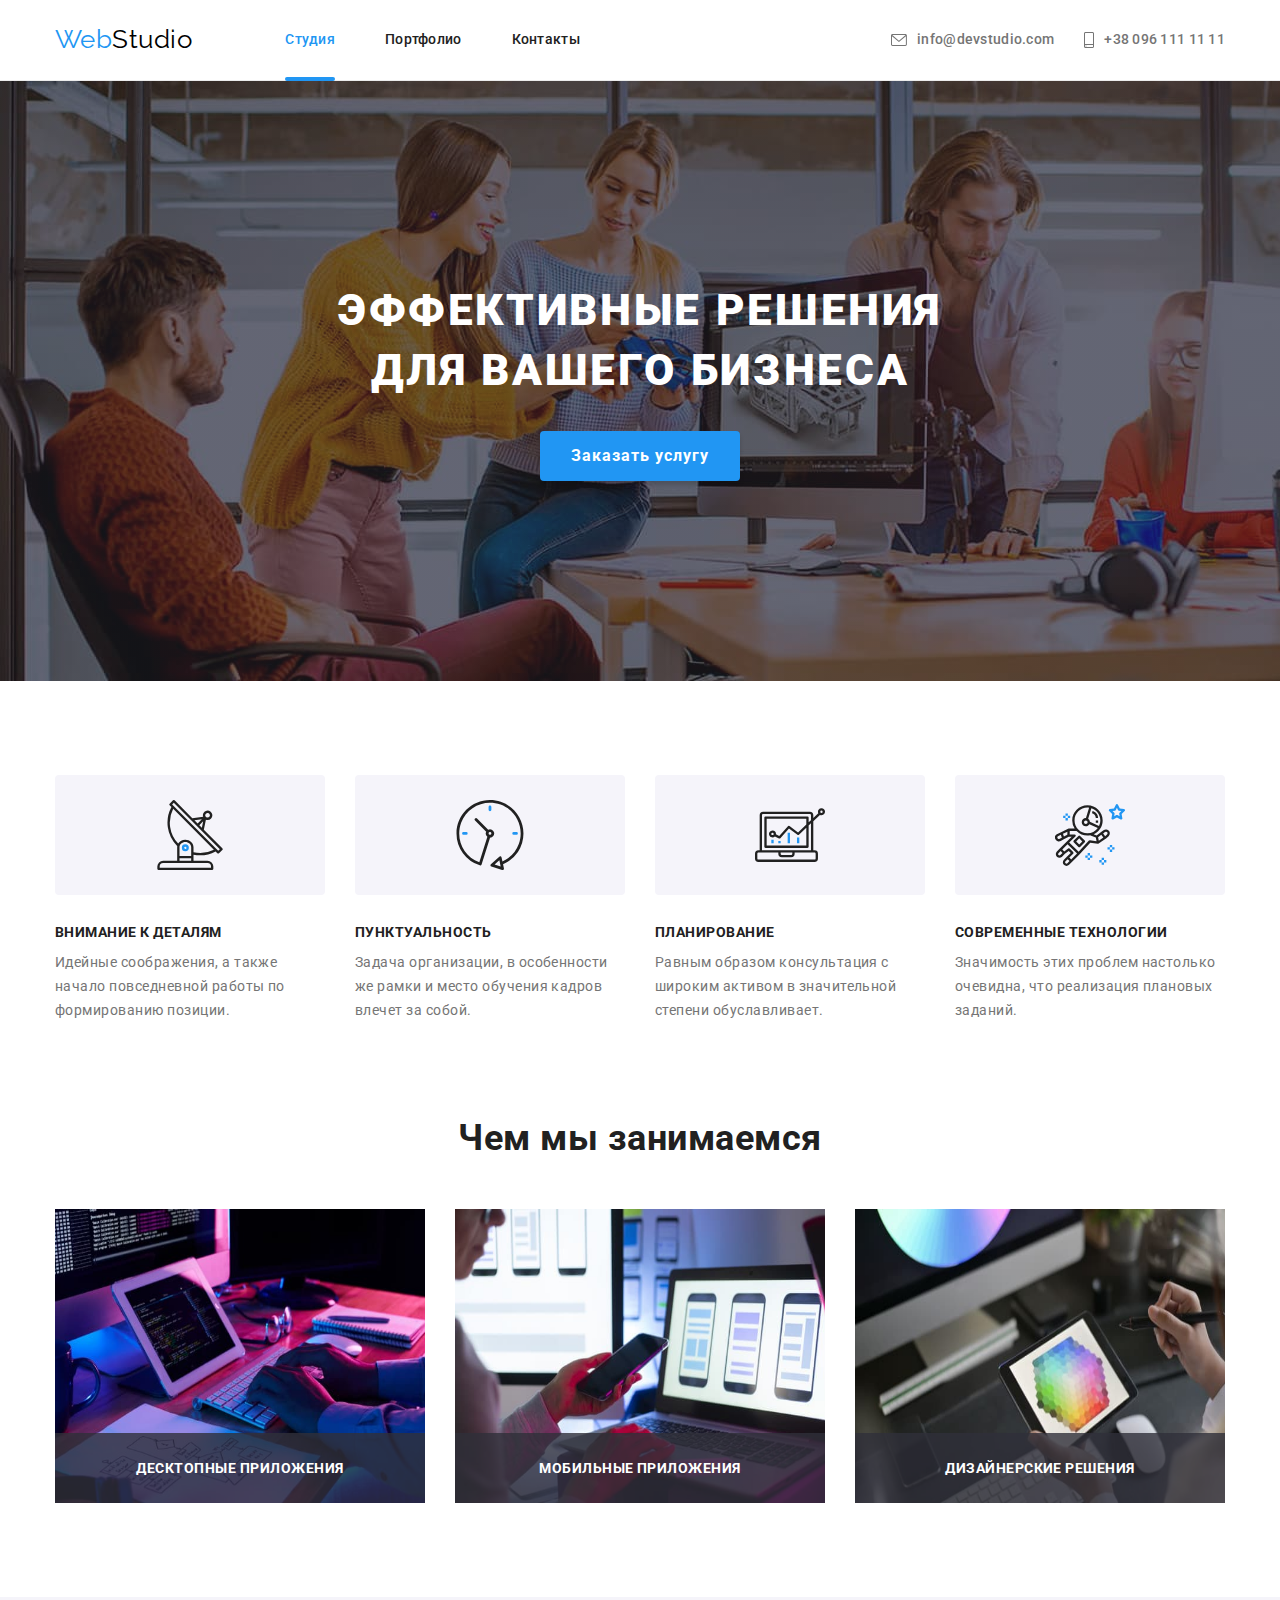
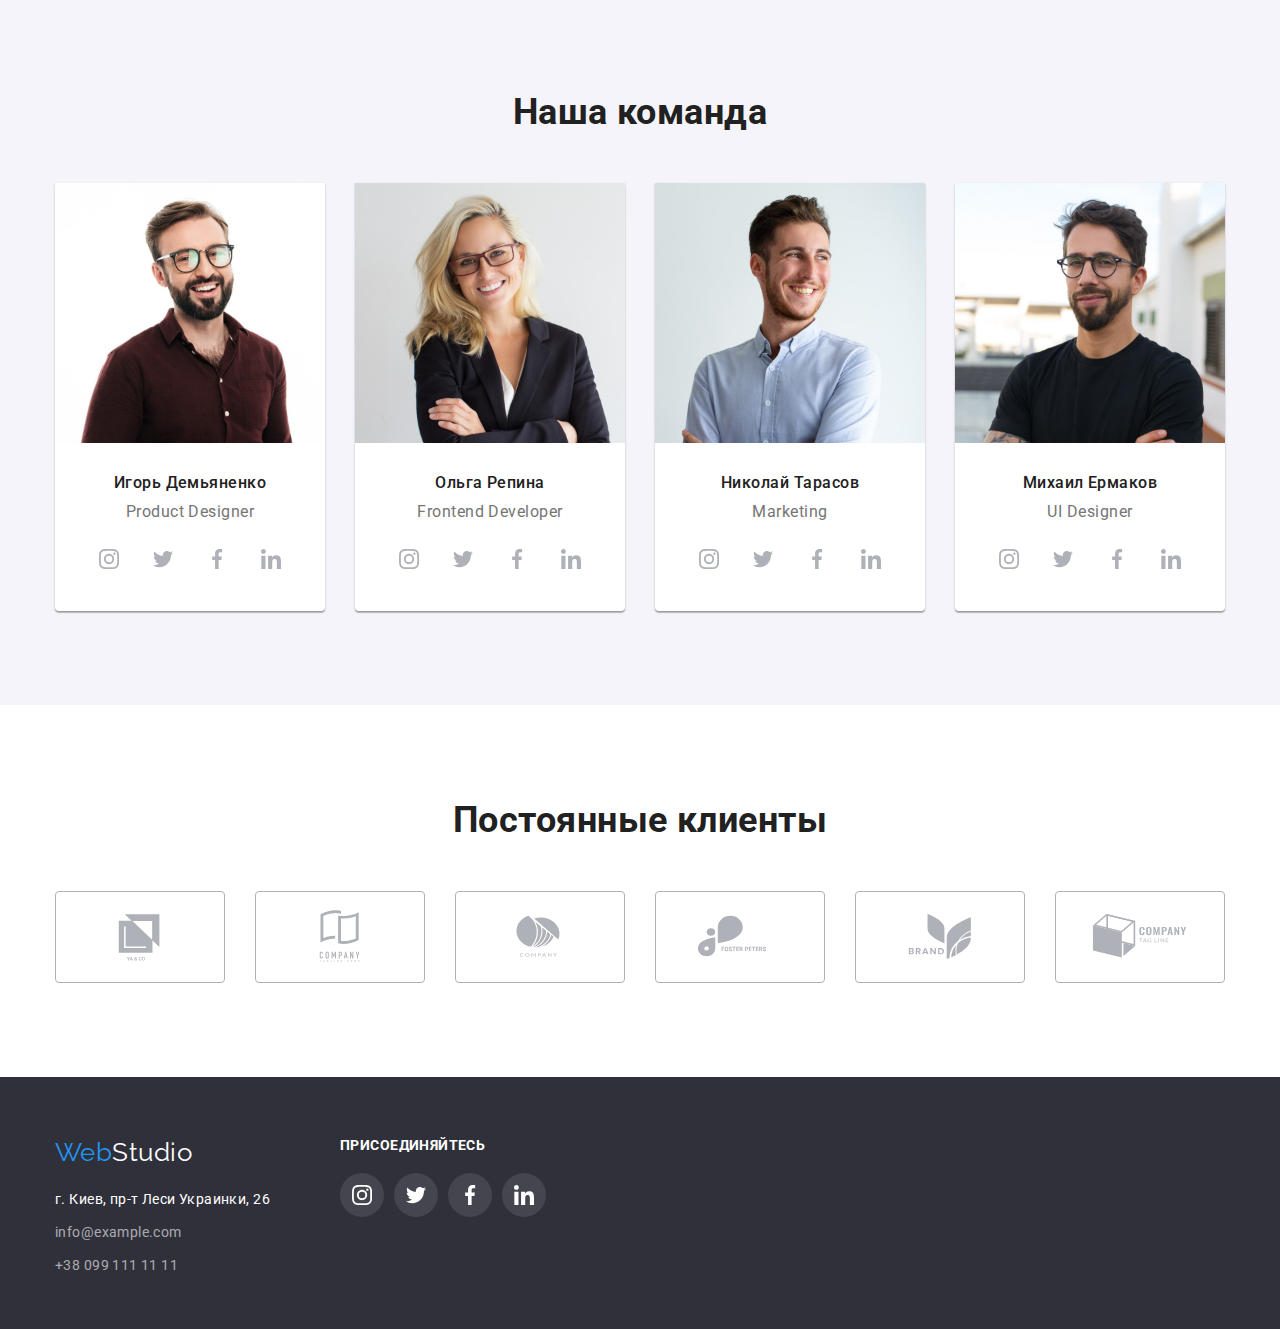
<file: index.html>
<!DOCTYPE html>
<html lang="ru">
	<head>
		<meta charset="UTF-8" />
		<meta http-equiv="X-UA-Compatible" content="IE=edge" />
		<meta name="viewport" content="width=device-width, initial-scale=1.0" />
		<title>Студия</title>
		<link
			href="https://fonts.googleapis.com/css2?family=Raleway:wght@700&family=Roboto:wght@400;500;700;900&display=swap"
			rel="stylesheet"
		/>
		<link
			rel="stylesheet"
			href="https://cdnjs.cloudflare.com/ajax/libs/modern-normalize/1.1.0/modern-normalize.min.css"
		/>
		<link rel="stylesheet" href="./css/styles.css" />
	</head>
	<body>
		<!-- Header -->
		<header class="header">
			<div class="container header-container">
				<div class="header-logo">
					<a href="./" class="logo">
						<span class="logo-web">Web</span>
						<span>Studio</span>
					</a>
				</div>
				<nav class="header-nav">
					<ul class="site-nav">
						<li class="link site-nav-current">
							<a href="./">Студия</a>
						</li>
						<li class="link">
							<a href="./portfolio.html">Портфолио</a>
						</li>
						<li class="link">
							<a href="">Контакты</a>
						</li>
					</ul>
				</nav>
				<div class="auth-nav">
					<a href="mailto:info@devstudio.com">
						<svg class="auth-nav-svg" width="16" height="12">
							<use href="./images/icons.svg#icon-envelope"></use>
						</svg>
						info@devstudio.com
					</a>
					<a href="tel:+380961111111">
						<svg class="auth-nav-svg" width="10" height="16">
							<use href="./images/icons.svg#icon-smartphone"></use>
						</svg>
						+38 096 111 11 11
					</a>
				</div>
			</div>
		</header>
		<!-- Main -->
		<main>
			<!-- Герой -->
			<section class="hero">
				<div class="container">
					<h1 class="hero-title">Эффективные решения для вашего бизнеса</h1>
					<button class="hero-button" type="button" data-modal-open>Заказать услугу</button>
				</div>
			</section>
			<!-- Особенности -->
			<section class="features section">
				<div class="container">
					<h2 class="features-none">Особенности</h2>
					<ul class="features-list">
						<li class="features-item">
							<div class="features-item-svg">
								<svg width="70" height="70">
									<use href="./images/icons.svg#icon-antenna"></use>
								</svg>
							</div>
							<h3 class="features-title">Внимание к деталям</h3>
							<p class="features-text">
								Идейные соображения, а также начало повседневной работы по формированию позиции.
							</p>
						</li>
						<li class="features-item">
							<div class="features-item-svg">
								<svg width="70" height="70">
									<use href="./images/icons.svg#icon-clock"></use>
								</svg>
							</div>

							<h3 class="features-title">Пунктуальность</h3>
							<p class="features-text">
								Задача организации, в особенности же рамки и место обучения кадров влечет за собой.
							</p>
						</li>
						<li class="features-item">
							<div class="features-item-svg">
								<svg width="70" height="70">
									<use href="./images/icons.svg#icon-diagram"></use>
								</svg>
							</div>
							<h3 class="features-title">Планирование</h3>
							<p class="features-text">
								Равным образом консультация с широким активом в значительной степени обуславливает.
							</p>
						</li>
						<li class="features-item">
							<div class="features-item-svg">
								<svg width="70" height="70">
									<use href="./images/icons.svg#icon-astronaut"></use>
								</svg>
							</div>
							<h3 class="features-title">Современные технологии</h3>
							<p class="features-text">Значимость этих проблем настолько очевидна, что реализация плановых заданий.</p>
						</li>
					</ul>
				</div>
			</section>

			<!-- Чем мы занимаемся -->
			<section class="work">
				<div class="container">
					<h2 class="section-title">Чем мы занимаемся</h2>
					<ul class="work-list">
						<li class="work-thumb">
							<img src="./images/box1.jpg" width="370" height="294" alt="box1" />
							<div class="work-description">
								<p class="work-text">Десктопные приложения</p>
							</div>
						</li>
						<li class="work-thumb">
							<img src="./images/box2.jpg" width="370" height="294" alt="box2" />
							<div class="work-description">
								<p class="work-text">Мобильные приложения</p>
							</div>
						</li>
						<li class="work-thumb">
							<img src="./images/box3.jpg" width="370" height="294" alt="box3" />
							<div class="work-description">
								<p class="work-text">Дизайнерские решения</p>
							</div>
						</li>
					</ul>
				</div>
			</section>

			<!-- Наша команда -->
			<section class="team-section section">
				<div class="container">
					<h2 class="section-title">Наша команда</h2>
					<ul class="team-list">
						<li class="team-card">
							<img src="./images/teamcard1.jpg" width="270" alt="teamcard1" />
							<div class="team-text">
								<h3 class="team-name">Игорь Демьяненко</h3>
								<p class="team-position">Product Designer</p>
								<ul class="team-socials">
									<li>
										<a class="team-socials-icon" href="">
											<svg class="team-socials-svg" width="20" height="20">
												<use href="./images/icons.svg#icon-instagram"></use>
											</svg>
										</a>
									</li>
									<li>
										<a class="team-socials-icon" href="">
											<svg class="team-socials-svg" width="20" height="20">
												<use href="./images/icons.svg#icon-twitter"></use>
											</svg>
										</a>
									</li>
									<li>
										<a class="team-socials-icon" href="">
											<svg class="team-socials-svg" width="20" height="20">
												<use href="./images/icons.svg#icon-facebook"></use>
											</svg>
										</a>
									</li>
									<li>
										<a class="team-socials-icon" href="">
											<svg class="team-socials-svg" width="20" height="20">
												<use href="./images/icons.svg#icon-linkedin"></use>
											</svg>
										</a>
									</li>
								</ul>
							</div>
						</li>
						<li class="team-card">
							<img src="./images/teamcard2.jpg" width="270" alt="teamcard2" />
							<div class="team-text">
								<h3 class="team-name">Ольга Репина</h3>
								<p class="team-position">Frontend Developer</p>
								<ul class="team-socials">
									<li>
										<a class="team-socials-icon" href="">
											<svg class="team-socials-svg" width="20" height="20">
												<use href="./images/icons.svg#icon-instagram"></use>
											</svg>
										</a>
									</li>
									<li>
										<a class="team-socials-icon" href="">
											<svg class="team-socials-svg" width="20" height="20">
												<use href="./images/icons.svg#icon-twitter"></use>
											</svg>
										</a>
									</li>
									<li>
										<a class="team-socials-icon" href="">
											<svg class="team-socials-svg" width="20" height="20">
												<use href="./images/icons.svg#icon-facebook"></use>
											</svg>
										</a>
									</li>
									<li>
										<a class="team-socials-icon" href="">
											<svg class="team-socials-svg" width="20" height="20">
												<use href="./images/icons.svg#icon-linkedin"></use>
											</svg>
										</a>
									</li>
								</ul>
							</div>
						</li>
						<li class="team-card">
							<img src="./images/teamcard3.jpg" width="270" alt="teamcard3" />
							<div class="team-text">
								<h3 class="team-name">Николай Тарасов</h3>
								<p class="team-position">Marketing</p>
								<ul class="team-socials">
									<li>
										<a class="team-socials-icon" href="">
											<svg class="team-socials-svg" width="20" height="20">
												<use href="./images/icons.svg#icon-instagram"></use>
											</svg>
										</a>
									</li>
									<li>
										<a class="team-socials-icon" href="">
											<svg class="team-socials-svg" width="20" height="20">
												<use href="./images/icons.svg#icon-twitter"></use>
											</svg>
										</a>
									</li>
									<li>
										<a class="team-socials-icon" href="">
											<svg class="team-socials-svg" width="20" height="20">
												<use href="./images/icons.svg#icon-facebook"></use>
											</svg>
										</a>
									</li>
									<li>
										<a class="team-socials-icon" href="">
											<svg class="team-socials-svg" width="20" height="20">
												<use href="./images/icons.svg#icon-linkedin"></use>
											</svg>
										</a>
									</li>
								</ul>
							</div>
						</li>
						<li class="team-card">
							<img src="./images/teamcard4.jpg" width="270" alt="teamcard4" />
							<div class="team-text">
								<h3 class="team-name">Михаил Ермаков</h3>
								<p class="team-position">UI Designer</p>
								<ul class="team-socials">
									<li>
										<a class="team-socials-icon" href="">
											<svg class="team-socials-svg" width="20" height="20">
												<use href="./images/icons.svg#icon-instagram"></use>
											</svg>
										</a>
									</li>
									<li>
										<a class="team-socials-icon" href="">
											<svg class="team-socials-svg" width="20" height="20">
												<use href="./images/icons.svg#icon-twitter"></use>
											</svg>
										</a>
									</li>
									<li>
										<a class="team-socials-icon" href="">
											<svg class="team-socials-svg" width="20" height="20">
												<use href="./images/icons.svg#icon-facebook"></use>
											</svg>
										</a>
									</li>
									<li>
										<a class="team-socials-icon" href="">
											<svg class="team-socials-svg" width="20" height="20">
												<use href="./images/icons.svg#icon-linkedin"></use>
											</svg>
										</a>
									</li>
								</ul>
							</div>
						</li>
					</ul>
				</div>
			</section>

			<!-- Постоянные клиенты -->
			<section class="clients section">
				<div class="container">
					<h2 class="section-title">Постоянные клиенты</h2>
					<ul class="clients-list">
						<li>
							<a class="clients-item" href="">
								<svg class="clients-icon" width="106" height="60">
									<use href="./images/icons.svg#icon-logo1"></use>
								</svg>
							</a>
						</li>
						<li>
							<a class="clients-item" href="">
								<svg class="clients-icon" width="106" height="60">
									<use href="./images/icons.svg#icon-logo2"></use>
								</svg>
							</a>
						</li>
						<li>
							<a class="clients-item" href="">
								<svg class="clients-icon" width="106" height="60">
									<use href="./images/icons.svg#icon-logo3"></use>
								</svg>
							</a>
						</li>
						<li>
							<a class="clients-item" href="">
								<svg class="clients-icon" width="106" height="60">
									<use href="./images/icons.svg#icon-logo4"></use>
								</svg>
							</a>
						</li>
						<li>
							<a class="clients-item" href="">
								<svg class="clients-icon" width="106" height="60">
									<use href="./images/icons.svg#icon-logo5"></use>
								</svg>
							</a>
						</li>
						<li>
							<a class="clients-item" href="">
								<svg class="clients-icon" width="106" height="60">
									<use href="./images/icons.svg#icon-logo6"></use>
								</svg>
							</a>
						</li>
					</ul>
				</div>
			</section>
		</main>

		<!-- Footer -->
		<footer class="footer">
			<div class="footer-container container">
				<div class="footer-logo">
					<a href="./" class="logo-footer">
						<span class="logo-web">Web</span>
						Studio
					</a>
					<address class="address">
						<ul>
							<li class="footer-list">
								<a
									class="footer-address"
									href="https://www.google.com/maps/place/бул.+Леси+Украинки,+26,+Киев,+02000/@50.4265807,30.5383858,17z/data=!3m1!4b1!4m5!3m4!1s0x40d4cf0e033ecbe9:0x57a4dffefec77da0!8m2!3d50.4265807!4d30.5383858"
									target="_blank"
									rel="noopener noreferrer"
								>
									г. Киев, пр-т Леси Украинки, 26
								</a>
							</li>
							<li class="footer-mail">
								<a class="footer-contacts" href="mailto:info@example.com">info@example.com</a>
							</li>
							<li class="footer-tel">
								<a class="footer-contacts" href="tel:+380991111111">+38 099 111 11 11</a>
							</li>
						</ul>
					</address>
				</div>

				<!-- Footer socials -->
				<div class="fsocials">
					<h2>Присоединяйтесь</h2>
					<ul class="fsocials-list">
						<li>
							<a class="fsocials-item" href="">
								<svg class="fsocials-icon" width="20" height="20">
									<use href="./images/icons.svg#icon-instagram"></use>
								</svg>
							</a>
						</li>
						<li>
							<a class="fsocials-item" href="">
								<svg class="fsocials-icon" width="20" height="20">
									<use href="./images/icons.svg#icon-twitter"></use>
								</svg>
							</a>
						</li>
						<li>
							<a class="fsocials-item" href="">
								<svg class="fsocials-icon" width="20" height="20">
									<use href="./images/icons.svg#icon-facebook"></use>
								</svg>
							</a>
						</li>
						<li>
							<a class="fsocials-item" class="fsocials-item" href="">
								<svg class="fsocials-icon" width="20" height="20">
									<use href="./images/icons.svg#icon-linkedin"></use>
								</svg>
							</a>
						</li>
					</ul>
				</div>
			</div>
		</footer>

		<!-- Modal window -->
		<div class="backdrop is-hidden" data-modal>
			<div class="modal">
				<p></p>
				<button type="button" data-modal-close>x</button>
			</div>
		</div>
		<script src="./js/modal.js"></script>
	</body>
</html>
</file>
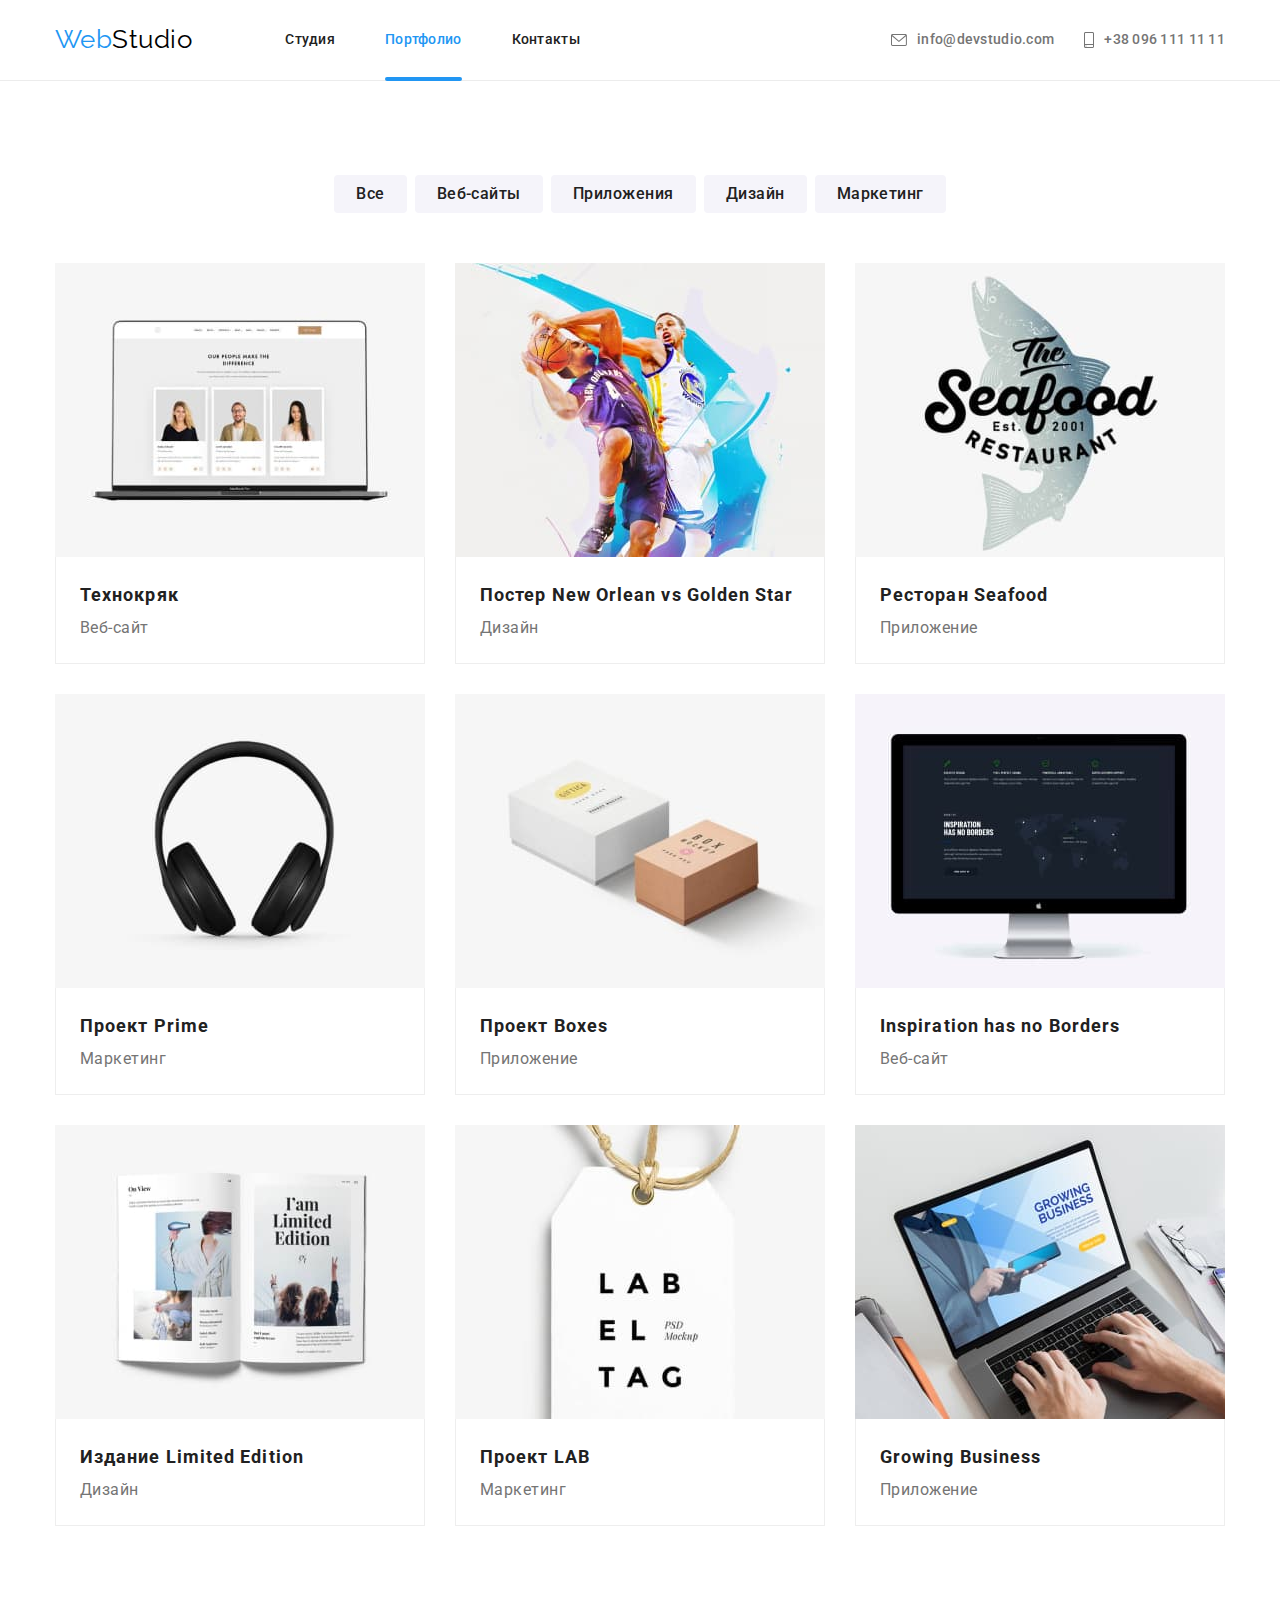
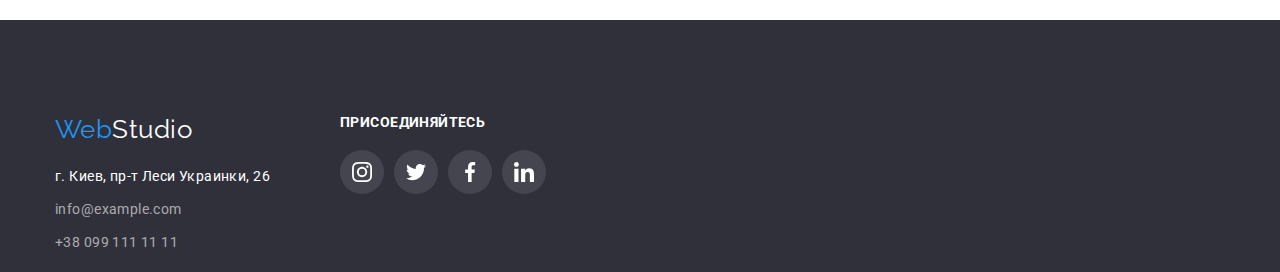
<file: portfolio.html>
<!DOCTYPE html>
<html lang="ru">
	<head>
		<meta charset="UTF-8" />
		<meta http-equiv="X-UA-Compatible" content="IE=edge" />
		<meta name="viewport" content="width=device-width, initial-scale=1.0" />
		<title>Портфолио</title>
		<link
			href="https://fonts.googleapis.com/css2?family=Raleway:wght@700&family=Roboto:wght@400;500;700;900&display=swap"
			rel="stylesheet"
		/>
		<link
			rel="stylesheet"
			href="https://cdnjs.cloudflare.com/ajax/libs/modern-normalize/1.1.0/modern-normalize.min.css"
		/>
		<link rel="stylesheet" href="./css/styles.css" />
	</head>

	<body>
		<!-- Header -->
		<header class="header">
			<div class="container header-container">
				<div class="header-logo">
					<a href="./" class="logo">
						<span class="logo-web">Web</span>
						<span>Studio</span>
					</a>
				</div>
				<nav class="header-nav">
					<ul class="site-nav">
						<li class="link">
							<a href="./">Студия</a>
						</li>
						<li class="link site-nav-current">
							<a href="./portfolio.html">Портфолио</a>
						</li>
						<li class="link">
							<a href="">Контакты</a>
						</li>
					</ul>
				</nav>
				<div class="auth-nav">
					<a href="mailto:info@devstudio.com">
						<svg class="auth-nav-svg" width="16" height="12">
							<use href="./images/icons.svg#icon-envelope"></use>
						</svg>
						info@devstudio.com
					</a>
					<a href="tel:+380961111111">
						<svg class="auth-nav-svg" width="10" height="16">
							<use href="./images/icons.svg#icon-smartphone"></use>
						</svg>
						+38 096 111 11 11
					</a>
				</div>
			</div>
		</header>

		<!-- Main -->
		<main>
			<section class="portfolio-container">
				<h1 class="portfolio-hidden">Портфолио</h1>
				<div class="container">
					<section class="project">
						<ul class="portfolio-filter">
							<li><button type="button">Все</button></li>
							<li><button type="button">Веб-сайты</button></li>
							<li><button type="button">Приложения</button></li>
							<li><button type="button">Дизайн</button></li>
							<li><button type="button">Маркетинг</button></li>
						</ul>

						<!-- Портфолио проекты -->

						<ul class="portfolio-project">
							<li class="portfolio-card">
								<div class="portfolio-thumb">
									<img src="./images/portfolio1.jpg" width="370" alt="Технокряк" />
									<div class="portfolio-thumb-overlay">
										<p>
											Ресурс предлагает комплексные предложения с разным уровнем функционала и сервисов. Все это
											позволит посетителю получить исчерпывающие сведения о компании или частном лице.
										</p>
									</div>
								</div>
								<div class="portfolio-text">
									<h2 class="project-name">Технокряк</h2>
									<p class="project-type">Веб-сайт</p>
								</div>
							</li>
							<li class="portfolio-card">
								<div class="portfolio-thumb">
									<img src="./images/portfolio2.jpg" width="370" alt="Постер New Orlean vs Golden Star" />
									<div class="portfolio-thumb-overlay">
										<p>
											Ресурс предлагает комплексные предложения с разным уровнем функционала и сервисов. Все это
											позволит посетителю получить исчерпывающие сведения о компании или частном лице.
										</p>
									</div>
								</div>
								<div class="portfolio-text">
									<h2 class="project-name">Постер New Orlean vs Golden Star</h2>
									<p class="project-type">Дизайн</p>
								</div>
							</li>
							<li class="portfolio-card">
								<div class="portfolio-thumb">
									<img src="./images/portfolio3.jpg" width="370" alt="Ресторан Seafood" />
									<div class="portfolio-thumb-overlay">
										<p>
											Ресурс предлагает комплексные предложения с разным уровнем функционала и сервисов. Все это
											позволит посетителю получить исчерпывающие сведения о компании или частном лице.
										</p>
									</div>
								</div>
								<div class="portfolio-text">
									<h2 class="project-name">Ресторан Seafood</h2>
									<p class="project-type">Приложение</p>
								</div>
							</li>
							<li class="portfolio-card">
								<div class="portfolio-thumb">
									<img src="./images/portfolio4.jpg" width="370" alt="Проект Prime" />
									<div class="portfolio-thumb-overlay">
										<p>
											Ресурс предлагает комплексные предложения с разным уровнем функционала и сервисов. Все это
											позволит посетителю получить исчерпывающие сведения о компании или частном лице.
										</p>
									</div>
								</div>
								<div class="portfolio-text">
									<h2 class="project-name">Проект Prime</h2>
									<p class="project-type">Маркетинг</p>
								</div>
							</li>
							<li class="portfolio-card">
								<div class="portfolio-thumb">
									<img src="./images/portfolio5.jpg" width="370" alt="Проект Boxes" />
									<div class="portfolio-thumb-overlay">
										<p>
											Ресурс предлагает комплексные предложения с разным уровнем функционала и сервисов. Все это
											позволит посетителю получить исчерпывающие сведения о компании или частном лице.
										</p>
									</div>
								</div>
								<div class="portfolio-text">
									<h2 class="project-name">Проект Boxes</h2>
									<p class="project-type">Приложение</p>
								</div>
							</li>
							<li class="portfolio-card">
								<div class="portfolio-thumb">
									<img src="./images/portfolio6.jpg" width="370" alt="Inspiration has no Borders" />
									<div class="portfolio-thumb-overlay">
										<p>
											Ресурс предлагает комплексные предложения с разным уровнем функционала и сервисов. Все это
											позволит посетителю получить исчерпывающие сведения о компании или частном лице.
										</p>
									</div>
								</div>
								<div class="portfolio-text">
									<h2 class="project-name">Inspiration has no Borders</h2>
									<p class="project-type">Веб-сайт</p>
								</div>
							</li>
							<li class="portfolio-card">
								<div class="portfolio-thumb">
									<img src="./images/portfolio7.jpg" width="370" alt="Издание Limited Edition" />
									<div class="portfolio-thumb-overlay">
										<p>
											Ресурс предлагает комплексные предложения с разным уровнем функционала и сервисов. Все это
											позволит посетителю получить исчерпывающие сведения о компании или частном лице.
										</p>
									</div>
								</div>
								<div class="portfolio-text">
									<h2 class="project-name">Издание Limited Edition</h2>
									<p class="project-type">Дизайн</p>
								</div>
							</li>
							<li class="portfolio-card">
								<div class="portfolio-thumb">
									<img src="./images/portfolio8.jpg" width="370" alt="Проект LAB" />
									<div class="portfolio-thumb-overlay">
										<p>
											Ресурс предлагает комплексные предложения с разным уровнем функционала и сервисов. Все это
											позволит посетителю получить исчерпывающие сведения о компании или частном лице.
										</p>
									</div>
								</div>
								<div class="portfolio-text">
									<h2 class="project-name">Проект LAB</h2>
									<p class="project-type">Маркетинг</p>
								</div>
							</li>
							<li class="portfolio-card">
								<div class="portfolio-thumb">
									<img src="./images/portfolio9.jpg" width="370" alt="Growing Business" />
									<div class="portfolio-thumb-overlay">
										<p>
											Ресурс предлагает комплексные предложения с разным уровнем функционала и сервисов. Все это
											позволит посетителю получить исчерпывающие сведения о компании или частном лице.
										</p>
									</div>
								</div>
								<div class="portfolio-text">
									<h2 class="project-name">Growing Business</h2>
									<p class="project-type">Приложение</p>
								</div>
							</li>
						</ul>
					</section>
				</div>
			</section>
		</main>

		<!-- Footer -->
		<footer class="footer portfolio-container">
			<div class="footer-container container">
				<div class="footer-logo">
					<a href="./" class="logo-footer">
						<span class="logo-web">Web</span>
						Studio
					</a>
					<address class="address">
						<ul>
							<li class="footer-list">
								<a
									class="footer-address"
									href="https://www.google.com/maps/place/бул.+Леси+Украинки,+26,+Киев,+02000/@50.4265807,30.5383858,17z/data=!3m1!4b1!4m5!3m4!1s0x40d4cf0e033ecbe9:0x57a4dffefec77da0!8m2!3d50.4265807!4d30.5383858"
									target="_blank"
									rel="noopener noreferrer"
								>
									г. Киев, пр-т Леси Украинки, 26
								</a>
							</li>
							<li class="footer-mail">
								<a class="footer-contacts" href="mailto:info@example.com">info@example.com</a>
							</li>
							<li class="footer-tel">
								<a class="footer-contacts" href="tel:+380991111111">+38 099 111 11 11</a>
							</li>
						</ul>
					</address>
				</div>

				<!-- Footer socials -->
				<div class="fsocials">
					<h2>Присоединяйтесь</h2>
					<ul class="fsocials-list">
						<li>
							<a class="fsocials-item" href="">
								<svg class="fsocials-icon" width="20" height="20">
									<use href="./images/icons.svg#icon-instagram"></use>
								</svg>
							</a>
						</li>
						<li>
							<a class="fsocials-item" href="">
								<svg class="fsocials-icon" width="20" height="20">
									<use href="./images/icons.svg#icon-twitter"></use>
								</svg>
							</a>
						</li>
						<li>
							<a class="fsocials-item" href="">
								<svg class="fsocials-icon" width="20" height="20">
									<use href="./images/icons.svg#icon-facebook"></use>
								</svg>
							</a>
						</li>
						<li>
							<a class="fsocials-item" class="fsocials-item" href="">
								<svg class="fsocials-icon" width="20" height="20">
									<use href="./images/icons.svg#icon-linkedin"></use>
								</svg>
							</a>
						</li>
					</ul>
				</div>
			</div>
		</footer>
	</body>
</html>
</file>
<file: css/styles.css>
:root {
--primary-text-color: #757575;
--title-text-color: #212121;
--accent-color: #2196F3;
--icon-color: #AFB1B8;
--background-color: #FFFFFF;
--background-secondary-color: #2F303A;
--background-box-color: #F5F4FA;

--transition: 250ms cubic-bezier(0.4, 0, 0.2, 1);
}

body {
background-color: var(--background-color);
color: var(--title-text-color);
font-family: Roboto, sans-serif;
letter-spacing: 0.03em;
}

/* Base styles */

.container {
margin: 0 auto;
padding-left: 15px;
padding-right: 15px;
width: 1200px;
}

ul,
h1,
h2,
h3,
p {
list-style: none;
padding: 0;
margin: 0;
}

img {
display: block;
max-width: 100%;
height: auto;
}

/* Header */

.header {
border-bottom: 1px solid #ECECEC;
}

.header-container {
display: flex;
align-items: center;
height: 80px;
}

.logo {
display: flex;
color: #000000;
font-family: 'Raleway', sans-serif;
font-size: 26px;
line-height: 1.2;
text-decoration: none;
}

.logo-web {
color: var(--accent-color);
}

.site-nav {
margin-left: 93px;
}

.site-nav li {
display: flex;
height: 80px;
align-items: center;
}

.site-nav li + li {
margin-left: 50px;
}

.site-nav,
.auth-nav {
display: flex;
align-items: center;
font-weight: 500;
font-size: 14px;
line-height: 1.1;
letter-spacing: 0.02em;
}

.site-nav a:hover,
.site-nav a:focus {
color: currentColor;
transition: color var(--transition);
}

.site-nav a:hover,
.site-nav a:focus {
color: var(--accent-color);
}

.site-nav a {
color: var(--title-text-color);
text-decoration: none;
}

.site-nav-current a {
color: var(--accent-color);
}

.site-nav-current {
position: relative;
}

.site-nav-current::after {
position: absolute;
bottom: -1px;
left: 0;
content: "";
display: block;
width: 100%;
height: 4px;
background-color: var(--accent-color);
border-radius: 2px;
}

.auth-nav {
margin-left: auto;
}

.auth-nav a {
display: flex;
align-items: center;
text-decoration: none;
color: var(--primary-text-color);
transition: color var(--transition);
}

.auth-nav a:hover,
.auth-nav a:focus {
color: var(--accent-color);
}

.auth-nav a+a {
 margin-left: 30px;
}

.auth-nav-svg {
margin-right: 10px;
fill: currentColor;
}

/* Герой */

.hero {
margin: 0 auto;
padding-top: 200px;
padding-bottom: 200px;
height: 600px;
text-align: center;
background-color: var(--background-secondary-color);
background-image: linear-gradient(to right,
        rgba(47, 48, 58, 0.4),
        rgba(47, 48, 58, 0.4)), 
        url(../images/hero.jpg);
max-width: 1600px;
background-repeat: no-repeat;
background-size: cover;
}

.hero-title {
width: 696px;
text-align:center;
margin: 0 0 30px;
margin-left: auto;
margin-right: auto;
padding: 0;

flex-wrap: wrap;
color: var(--background-color);
font-weight: 900;
font-size: 44px;
line-height: 1.36;
letter-spacing: 0.06em;
text-transform: uppercase;
}

.hero-button {
display: block;
text-align: center;
margin-right: auto;
margin-left: auto;
background-color: var(--accent-color);
color: var(--background-color);
font-family: inherit;
font-weight: 700;
font-size: 16px;
line-height: 1.88;
letter-spacing: 0.06em;

cursor: pointer;
width: 200px;
height: 50px;
box-shadow: 0px 4px 4px rgba(0, 0, 0, 0.15);
border-radius: 4px;
border-color: transparent;
}

/* Особенности */

.features-list,
.work-list,
.team-list {
display: flex;
gap: 30px;
}

.features-none {
display: none;
}

.features-item {
width: 270px;
}

.features-item-svg {
display: flex;
align-items: center;
justify-content: center;
height: 120px;
margin-bottom: 30px;
background-color: var(--background-box-color);
border-radius: 4px;
}

.features-title {
margin-top: 0;
margin-bottom: 10px;
font-weight: 700;
font-size: 14px;
line-height: 1.14;
text-transform: uppercase;
}

.features-text {
margin-top: 0;
margin-bottom: 0;
color: var(--primary-text-color);
font-size: 14px;
line-height: 1.71;
}

/* Секции */

.section {
padding-top: 94px;
padding-bottom: 94px;
}

.work  {
padding-top: 0;
padding-bottom: 94px;
}

.section-title {
margin: 0 auto 50px;
color: var(--title-text-color);
font-weight: 700;
font-size: 36px;
line-height: 1.17;
text-align: center;
}

/* Чем мы занимаемся */

.work-thumb {
position: relative;
}

.work-description {
position: absolute;
bottom: 0;
left: 0;
display: flex;
justify-content: center;
align-items: center;
height: 70px;
width: 100%;
background-color: rgba(47, 48, 58, 0.8);
}

.work-text {
font-size: 14px;
font-weight: 700;
text-transform: uppercase;
color: var(--background-color);
}

.work-thumb>img {
height: 294px;
}

/* Наша команда */

.team-section {
padding-top: 94px;
background-color: var(--background-box-color);
}

.team-card {
background-color: var(--background-color);
box-shadow: 0px 1px 3px rgba(0, 0, 0, 0.12), 0px 1px 1px rgba(0, 0, 0, 0.14), 0px 2px 1px rgba(0, 0, 0, 0.2);
border-radius: 0px 0px 4px 4px;
}

.team-text {
padding-top: 30px;
padding-bottom: 30px;
}

.team-name {
margin-bottom: 10px;
color: var(--title-text-color);
font-weight: 500;
font-size: 16px;
line-height: 1.19;
text-align: center;
}

.team-position {
color: var(--primary-text-color);
font-size: 16px;
line-height: 1.19;
text-align: center;
}

.team-socials {
display: flex;
justify-content: center;
gap: 10px;
margin-top: 16px;
}

.team-socials-icon {
display: flex;
align-items: center;
justify-content: center;
width: 44px;
height: 44px;
background-color: var(--background-color);
color: var(--icon-color);
border-radius: 50%;
transition: color var(--transition), 
background-color var(--transition);
}

.team-socials-icon:hover,
.team-socials-icon:focus {
background-color: var(--accent-color);
color: var(--background-color);
}

.team-socials-svg {
fill: currentColor;
}

/* Постоянные клиенты */

.clients-list {
display: flex;
justify-content: center;
gap: 30px;
}

.clients-item {
display: flex;
align-items: center;
justify-content: center;
gap: 30px;
width: 170px;
height: 92px;
border: 1px solid var(--icon-color);
border-radius: 4px;
color: var(--icon-color);
transition: color var(--transition), 
border var(--transition);
}

.clients-item:hover,
.clients-item:focus {
color: var(--accent-color);
border: 1px solid var(--accent-color);
}

.clients-icon {
fill: currentColor;
}

/* Footer */

.footer {
height: 252px;
padding-top: 60px;
padding-bottom: 60px;
margin: 0 auto;
background-color: var(--background-secondary-color);
}

.footer-container {
display: flex;
gap: 70px;
}

.footer-logo {

}

.logo-footer {
display: flex;
color: var(--background-color);
font-family: 'Raleway', sans-serif;
font-size: 26px;
line-height: 1.2;
text-decoration: none;
}

.address {
margin-top: 20px;
}

.footer-address {
color: var(--background-color);
font-style: normal;
font-weight: 400;
font-size: 14px;
line-height: 1.71;
letter-spacing: 0.03em;
text-decoration: none;

transition: color var(--transition);
}

.footer-contacts {
color: rgba(255, 255, 255, 0.6);
font-style: normal;
font-weight: 400;
font-size: 14px;
line-height: 1.71;
letter-spacing: 0.03em;
text-decoration: none;

transition: color var(--transition);
}

.footer-list,
.footer-mail {
margin-bottom: 9px;
}

.address a:hover,
.address a:focus {
color: var(--accent-color);
}

/* Footer socials */

.fsocials>h2 {
color: var(--background-color);
font-size: 14px;
line-height: 16px;
letter-spacing: 0.03em;
text-transform: uppercase;
}

.fsocials-list {
display: flex;
width: 206px;
align-items: baseline;
justify-content: space-between;
margin-top: 20px;
}

.fsocials-item {
display: flex;
align-items: center;
justify-content: center;
width: 44px;
height: 44px;
color: var(--background-color);
background-color: rgba(255, 255, 255, 0.1);
border-radius: 50%;

transition: background-color var(--transition);
}

.fsocials-item:hover,
.fsocials-item:focus {
background-color: var(--accent-color);
}

.fsocials-icon {
fill: currentColor;
}

/* Стили для Портфолио */

/* Портфолио */

.portfolio-container {
padding-top: 94px;
padding-bottom: 94px;
}

.portfolio-hidden {
display: none;
}
.portfolio-filter {
display: flex;
justify-content: center;
align-items: flex-start;
gap: 8px;
margin-bottom: 50px;
}

.portfolio-filter button {
padding: 6px 22px;
height: 38px;

background-color: var(--background-box-color);
color: var(--title-text-color);
border: none;
border-radius: 4px;
font-family: inherit;
font-weight: 500;
font-size: 16px;
line-height: 1.62;
text-align: center;
letter-spacing: 0.03em;
cursor: pointer;

transition: color var(--transition),
background-color var(--transition),
box-shadow var(--transition);
}

.portfolio-filter button:hover,
.portfolio-filter button:focus {
color: var(--background-color);
background-color: var(--accent-color);
box-shadow: 0px 3px 1px rgba(0, 0, 0, 0.1), 0px 1px 2px rgba(0, 0, 0, 0.08), 0px 2px 2px rgba(0, 0, 0, 0.12);
}

/* Портфолио проекты*/

.portfolio-project {
display: flex;
flex-wrap: wrap;
gap: 30px;
}

.portfolio-card {
box-shadow: none;
transition: box-shadow var(--transition);
}

.portfolio-card:hover,
.portfolio-card:focus {
box-shadow: 0px 1px 1px rgba(0, 0, 0, 0.12), 
0px 4px 4px rgba(0, 0, 0, 0.06), 
1px 4px 6px rgba(0, 0, 0, 0.16);
}

.portfolio-card>a {
color: currentColor;
text-decoration: none;
}

.portfolio-thumb {
position: relative;
overflow: hidden;
}

.portfolio-thumb-overlay {
position: absolute;
top: 0;
left: 0;
width: 100%;
height: 100%;
display: flex;
align-items: center;
padding-left: 24px;
padding-right: 24px;
background-color: rgba(33, 150, 243, 0.9);

transform: translateY(101%);
transition: transform var(--transition);
}

.portfolio-card:hover .portfolio-thumb-overlay {
transform: translateY(0%);
}

.portfolio-thumb-overlay>p {
font-weight: 400;
font-size: 18px;
line-height: 28px;
letter-spacing: 0.03em;
color: var(--background-color);
}

.portfolio-text {
padding: 20px 24px;
border: 1px solid #EEEEEE;
border-top: none;
}

.project-name {
font-weight: 700;
font-size: 18px;
line-height: 2;
letter-spacing: 0.06em;
}

.project-type {
color: var(--primary-text-color);
font-size: 16px;
line-height: 1.88;
letter-spacing: 0.03em;
}

/* Modal window */

.backdrop {
position: fixed;
top: 0;
left: 0;
width: 100%;
height: 100%;
background: rgba(0, 0, 0, 0.2);
visibility: visible;
opacity: 1;
transition: opacity var(--transition),
visibility var(--transition);
z-index: 10;
}

.backdrop.is-hidden {
visibility: hidden;
opacity: 0;
pointer-events: none;
}

.backdrop.is-hidden .modal {
transform: translate(-50%, -50%) scale(0.8);
}

.modal {
position: absolute;
top: 50%;
left: 50%;
transform: translate(-50%, -50%) scale(1);
transition: transform var(--transition);

width: 528px;
height: 581px;

background-color: var(--background-color);
box-shadow: 0px 1px 3px rgba(0, 0, 0, 0.12), 0px 1px 1px rgba(0, 0, 0, 0.14), 0px 2px 1px rgba(0, 0, 0, 0.2);
border-radius: 4px;
}

.modal>button {
position: absolute;
top: 8px;
right: 8px;
width: 30px;
height: 30px;
border-radius: 50%;
background-color: var(--background-color);
border: 1px solid rgba(0, 0, 0, 0.1);
cursor: pointer;
}
</file>
